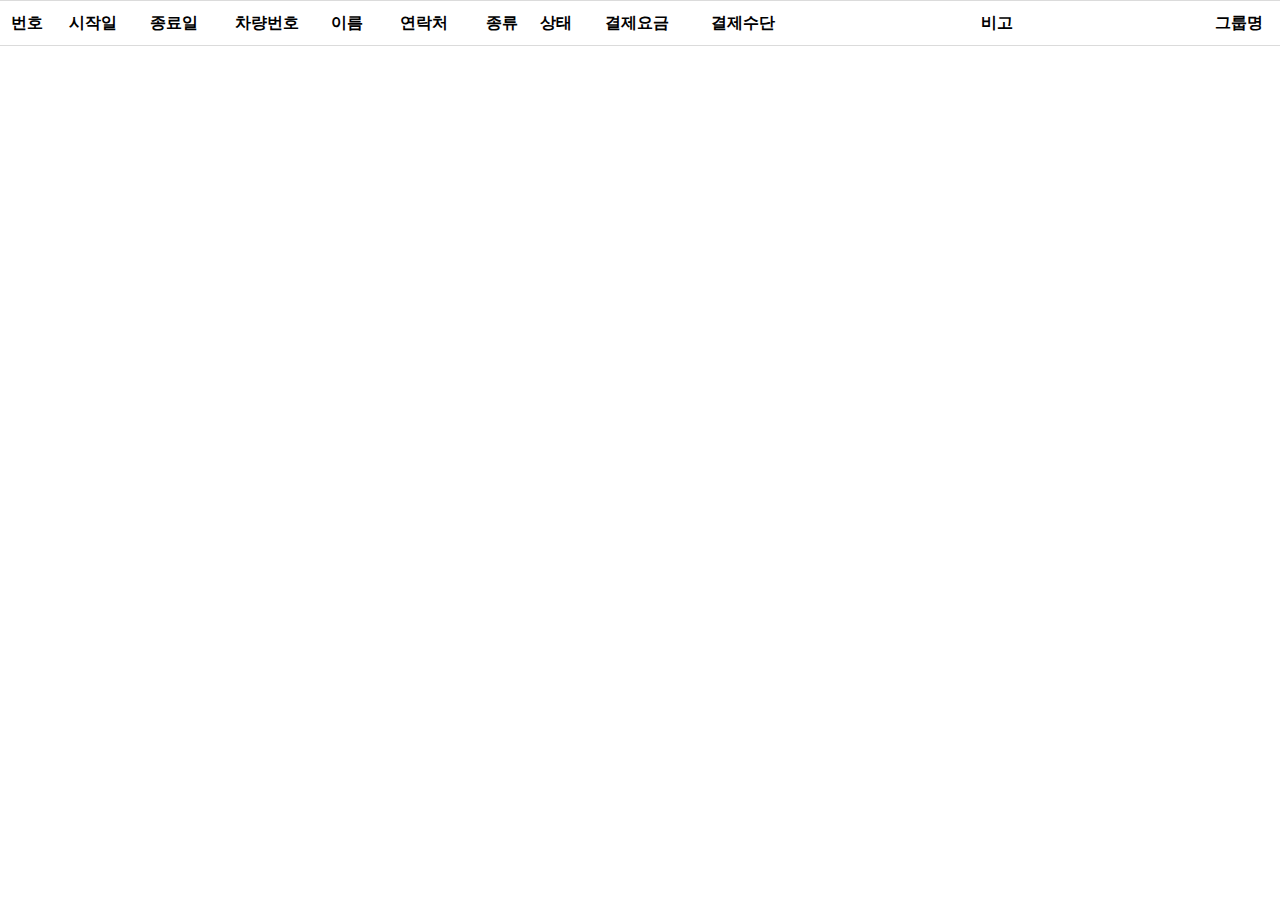
<file: inputvaluetable.html>
<!DOCTYPE html>
<html lang="ko">
  <head>
    <meta charset="UTF-8" />
    <meta http-equiv="X-UA-Compatible" content="IE=edge" />
    <meta name="viewport" content="width=device-width, initial-scale=1.0" />
    <title>ajax 테스트</title>
    <script src="https://ajax.googleapis.com/ajax/libs/jquery/3.5.1/jquery.min.js"></script>
    <style>
      * {
        margin: 0;
        padding: 0;
      }
      table {
        border-style: none;
        border: none;
      }
      table.dataTable {
        width: 100%;
        text-align: center;
        border-top: 1px solid #dbdbdb;
        border-bottom: 1px solid #dbdbdb;
        word-break: keep-all;
      }
      table.dataTable thead th {
        text-align: center;
      }
      table.dataTable thead th,
      td {
        padding: 7px 0;
        line-height: 160%;
      }
      table.dataTable tbody tr {
        cursor: pointer;
      }
      table.dataTable tbody tr:nth-child(odd) {
        background: #cdf3e440;
        border-top: 1px solid #cdf3e4;
        border-bottom: 1px solid #cdf3e4;
      }
      table.dataTable tbody tr:hover {
        background: #5ed1a333;
      }
      table.dataTable thead th.no {
        width: 50px;
      }
      table.dataTable thead th.name {
        width: 50px;
      }
      table.dataTable thead th.tel {
        width: 100px;
      }
      table.dataTable thead th.memo {
        width: 400px;
      }
    </style>
  </head>
  <body>
    <div id="reportTarget" class="box-body">
      <table class="dataTable">
        <thead>
          <tr>
            <th class="no">번호</th>
            <th>시작일</th>
            <th>종료일</th>
            <th>차량번호</th>
            <th class="name">이름</th>
            <th class="tel">연락처</th>
            <th>종류</th>
            <th>상태</th>
            <th>결제요금</th>
            <th>결제수단</th>
            <th class="memo">비고</th>
            <th>그룹명</th>
          </tr>
        </thead>
        <tbody id="custom-table"></tbody>
      </table>
      <p id="custom-select"></p>
    </div>
    <script>
      $.ajax({
        method: "GET",
        url: "http://110.10.17.81:2080/api/admin/select/ticket/list?appStore=WEB_USER&page=1&carNo=&userName=&localMonthlyTicketGroupId=&dong=&ho=&etc=&isFree=a&order=desc&limit=100&_=1667552007199",
      }).done(function (ajaxData) {
        let list = ajaxData["list"];
        // console.log(list);

        let customTr = Array.from({ length: 100 }, (i, v) => optionTemplate(v)).join("");
        //console.log("i:"+i+"v:"+v)
        document.getElementById("custom-table").innerHTML = customTr;

        function optionTemplate(num) {
          console.log(num);
          return `<tr>
                      <td>${list[num].seq}</td>
                      <td>${list[num].fromDate}</td>
                      <td>${list[num].toDate}</td>
                      <td>${list[num].carNo}</td>
                      <td>${list[num].userName}</td>
                      <td>${list[num].tel}</td>
                      <td>${list[num].infoName}</td>
                      <td>${list[num].isUse}</td>
                      <td>${list[num].price}</td>
                      <td>${list[num].paymentMethod}</td>
                      <td>${list[num].etc}</td>
                      <td>${list[num].groupName}</td>
                  </tr>`;
        }
        // let tr = Array.from({ length: 100 }, (v, i) => optionTemplate(i + 1)).join("");
        // document.getElementById("custom-select").innerHTML = count;

        // function optionTemplate(value, title = value) {
        //   return `<option value = ${value} > ${title} </option>`;
        // }
        // 데이터를 아작스데이터라는 변수로 지정, 아작스데이터의 list 항목을
      });
    </script>
  </body>
</html>
</file>
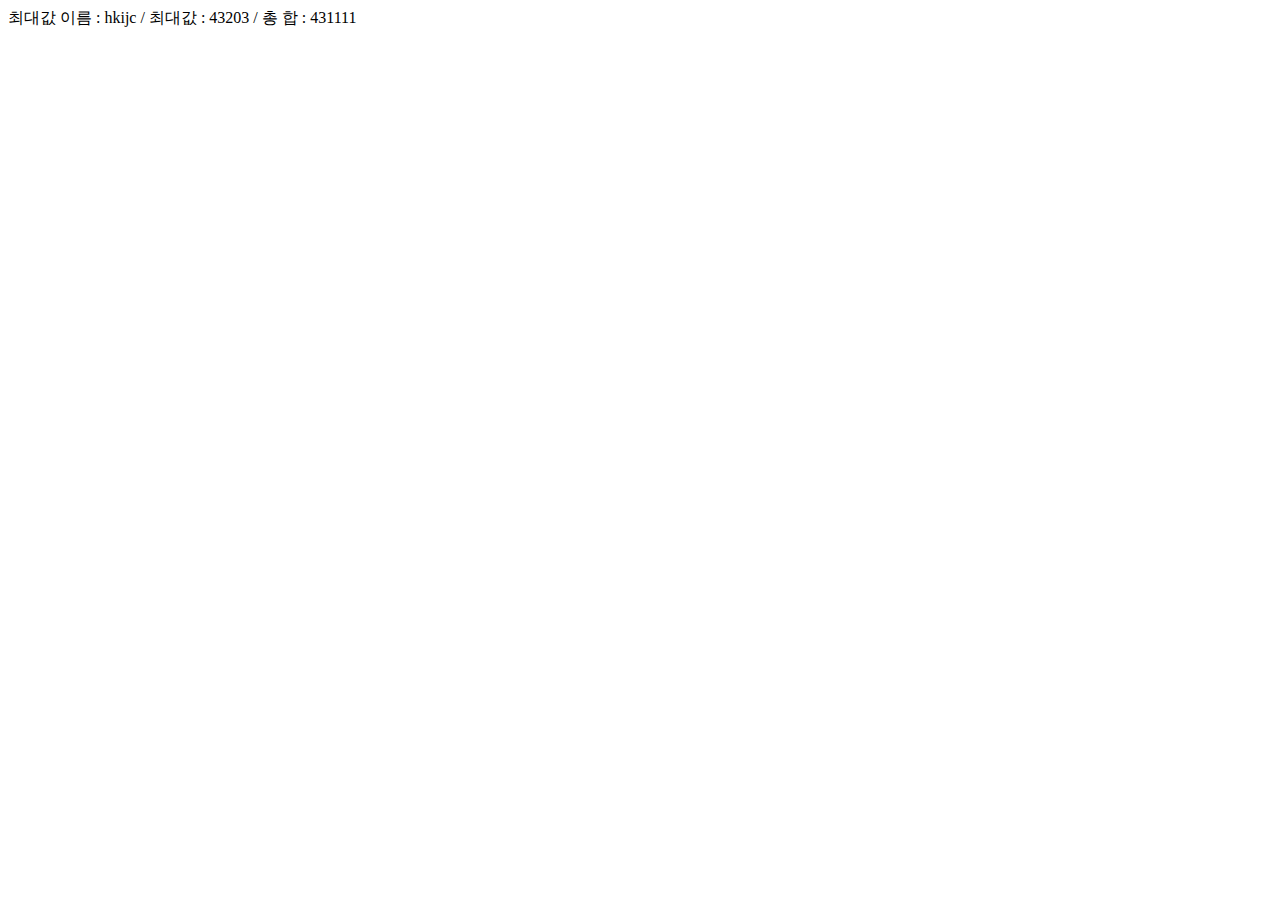
<file: sample.html>
<!DOCTYPE html>
<html lang="ko">
<head>
  <meta charset="UTF-8">
  <meta http-equiv="X-UA-Compatible" content="IE=edge">
  <meta name="viewport" content="width=device-width, initial-scale=1.0">
  <title>ㅎㅇㅎㅇ</title>
</head>
<body>
  <script>
  function getRandomInt(min, max) {
    min = Math.ceil(min);
    max = Math.floor(max);
    return Math.floor(Math.random() * (max - min)) + min;
  }

  let alphabet = ['a', 'b', 'c', 'd', 'e', 'f', 'g', 'h', 'i', 'j', 'k', 'l'];
  let data = Array.from({length: 20}).map(item => {
    return {
      name: Array.from({length: 5}).map(i => alphabet[getRandomInt(0, 11)]).join(''),
      price: Number(Array.from({length: 5}).map(k => getRandomInt(0, 5)).join(''))
    }
  });
  var priceArray = [];
  var maxPrice, maxName, totalPrice, idx;

  for(var i = 0; i < data.length; i++) {
    priceArray.push(data[i].price);
    maxPrice = Math.max.apply(null,priceArray);
    idx = priceArray.indexOf(maxPrice)
    maxName = data[idx].name;
    totalPrice = priceArray.reduce((a,b) => (a+b))
  }
  document.write("최대값 이름 : " + maxName + " / 최대값 : " + maxPrice + " / 총 합 : " + totalPrice)
  
  

// 가장 비싼 가격과 이름, 추출
// 가격 합계

  </script>
</body>
</html>
</file>
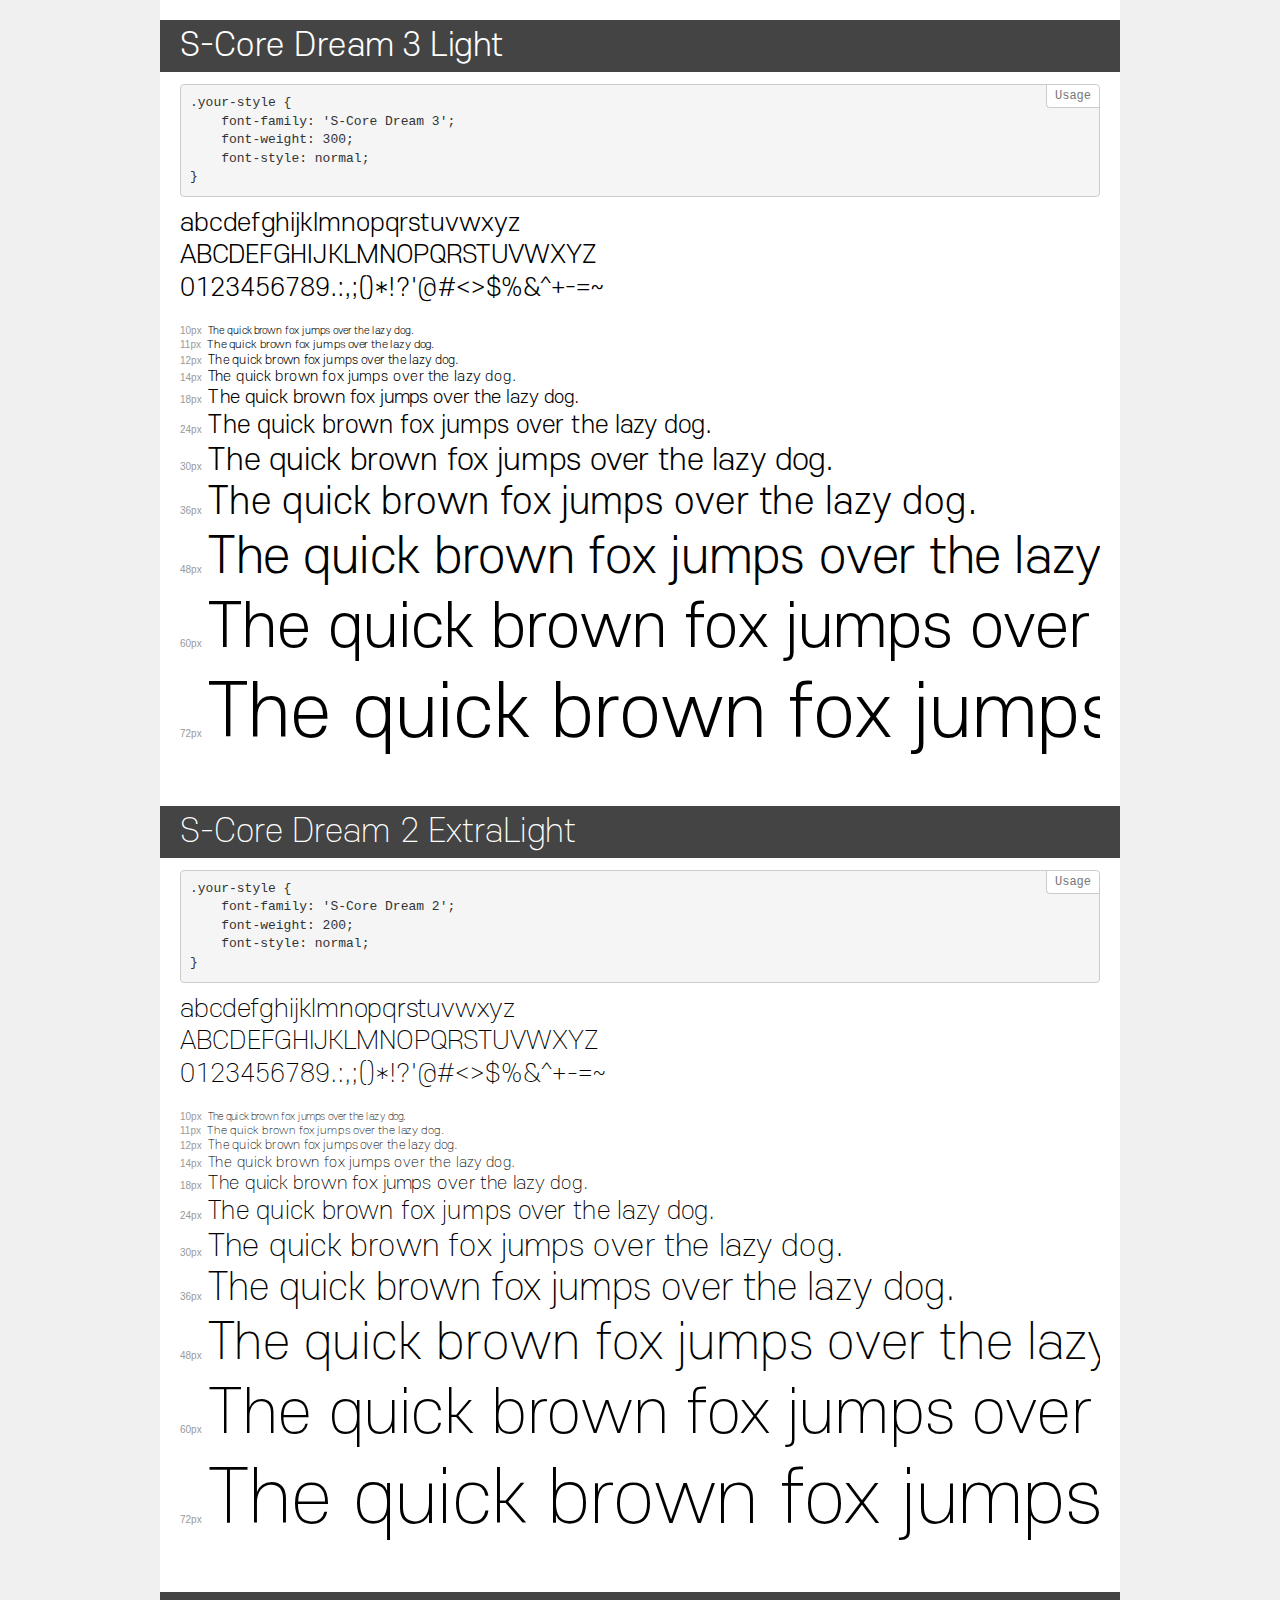
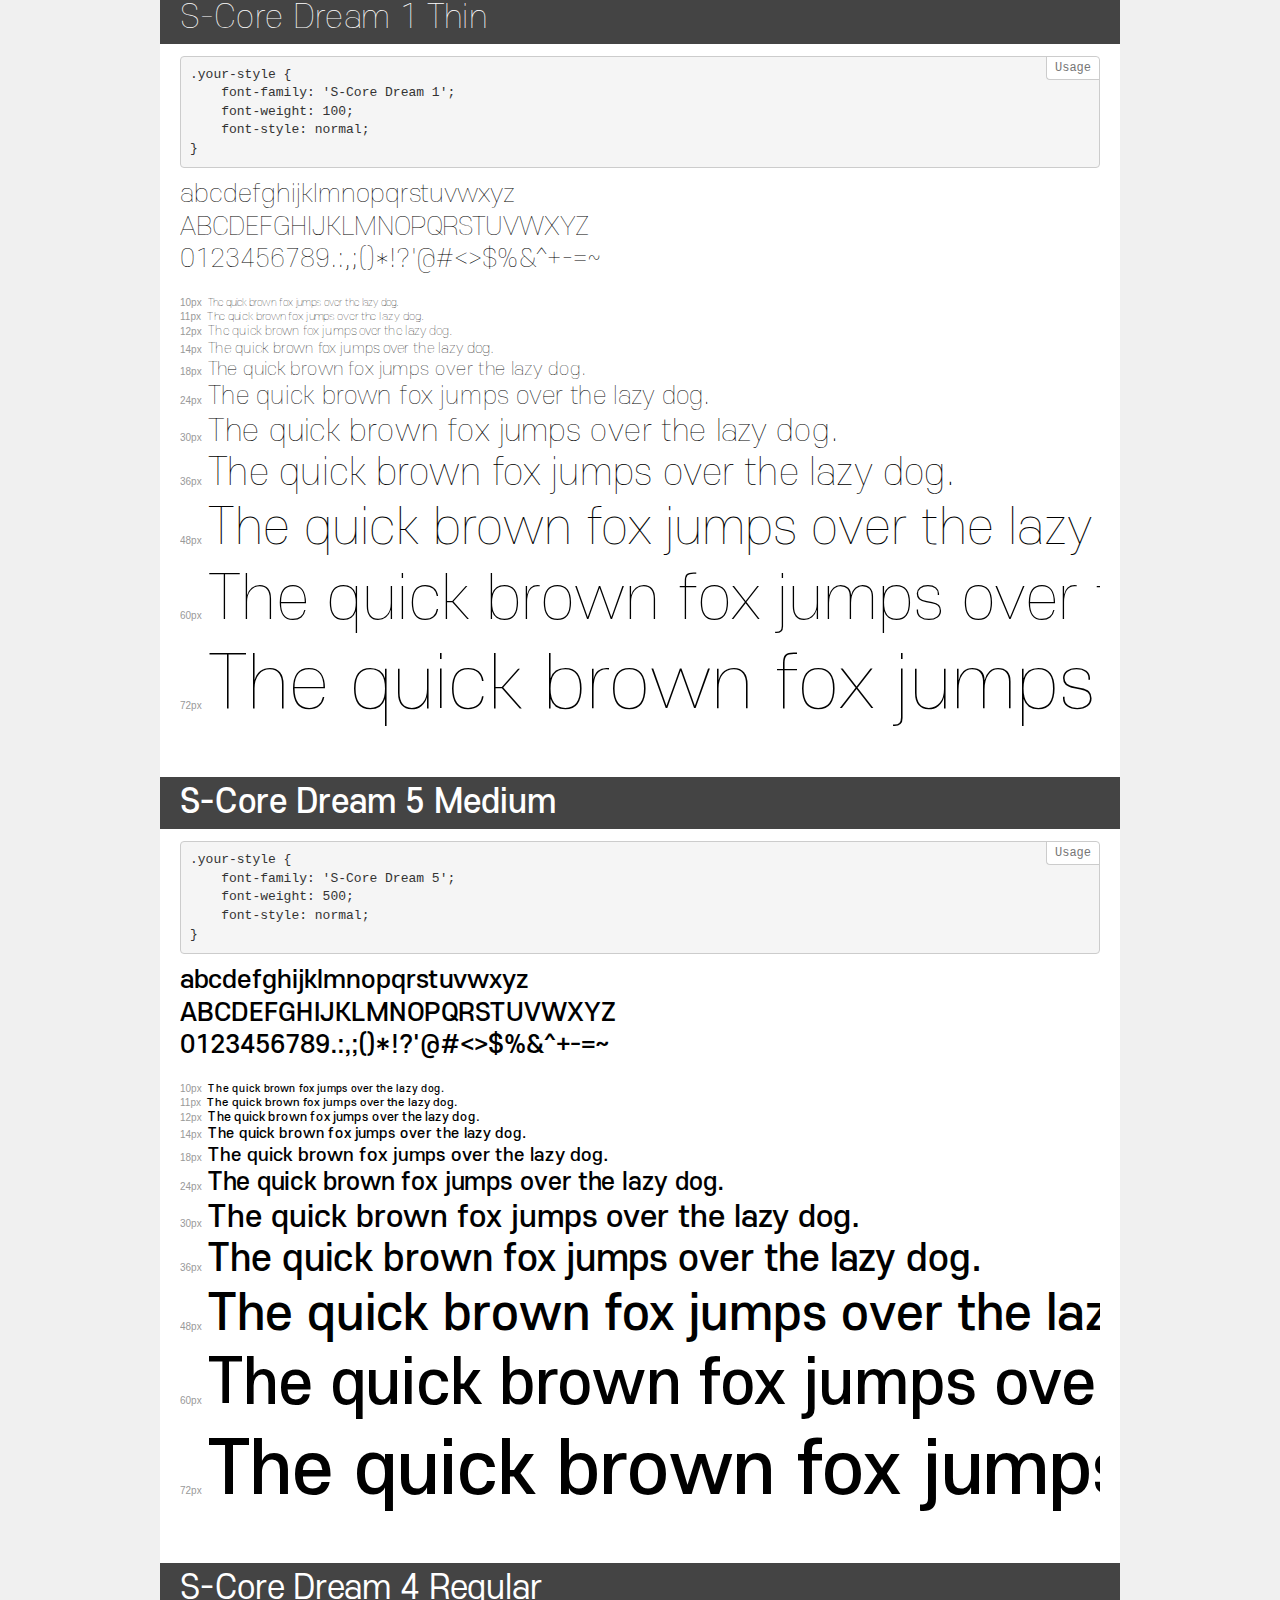
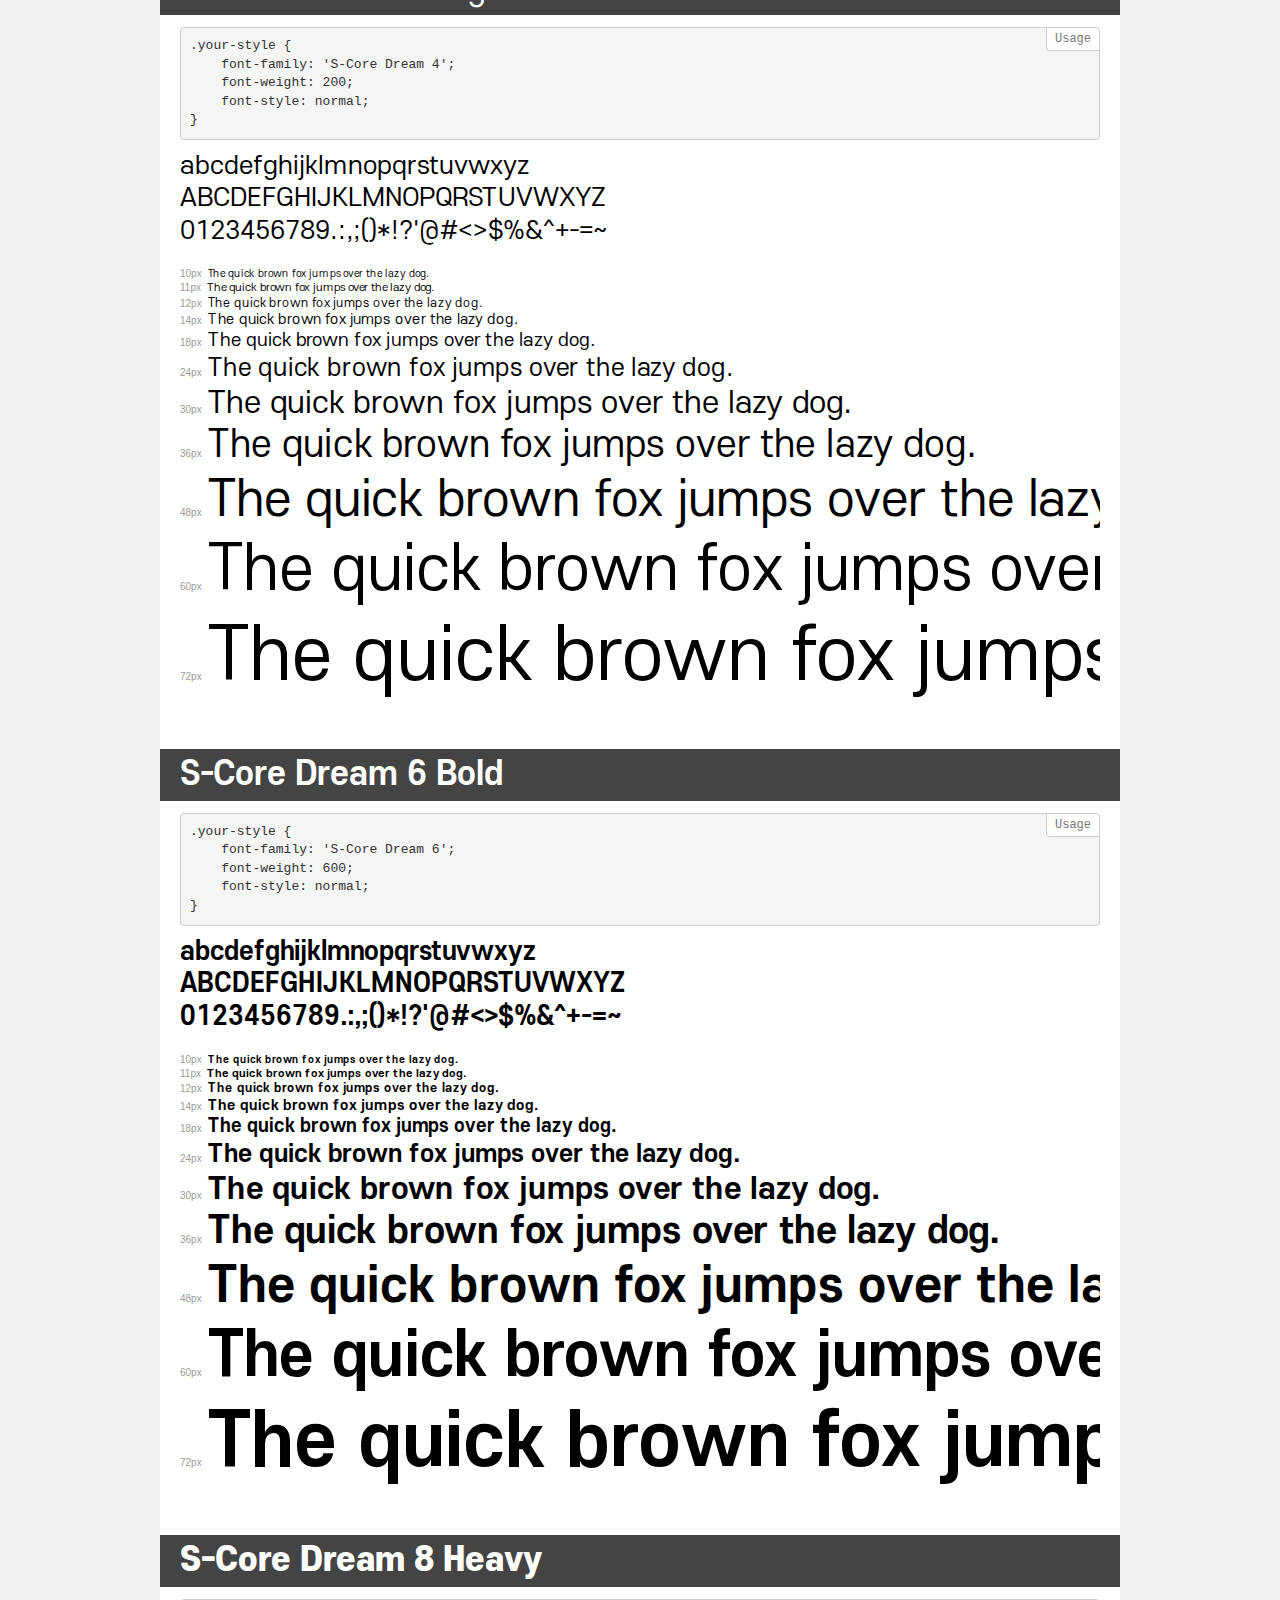
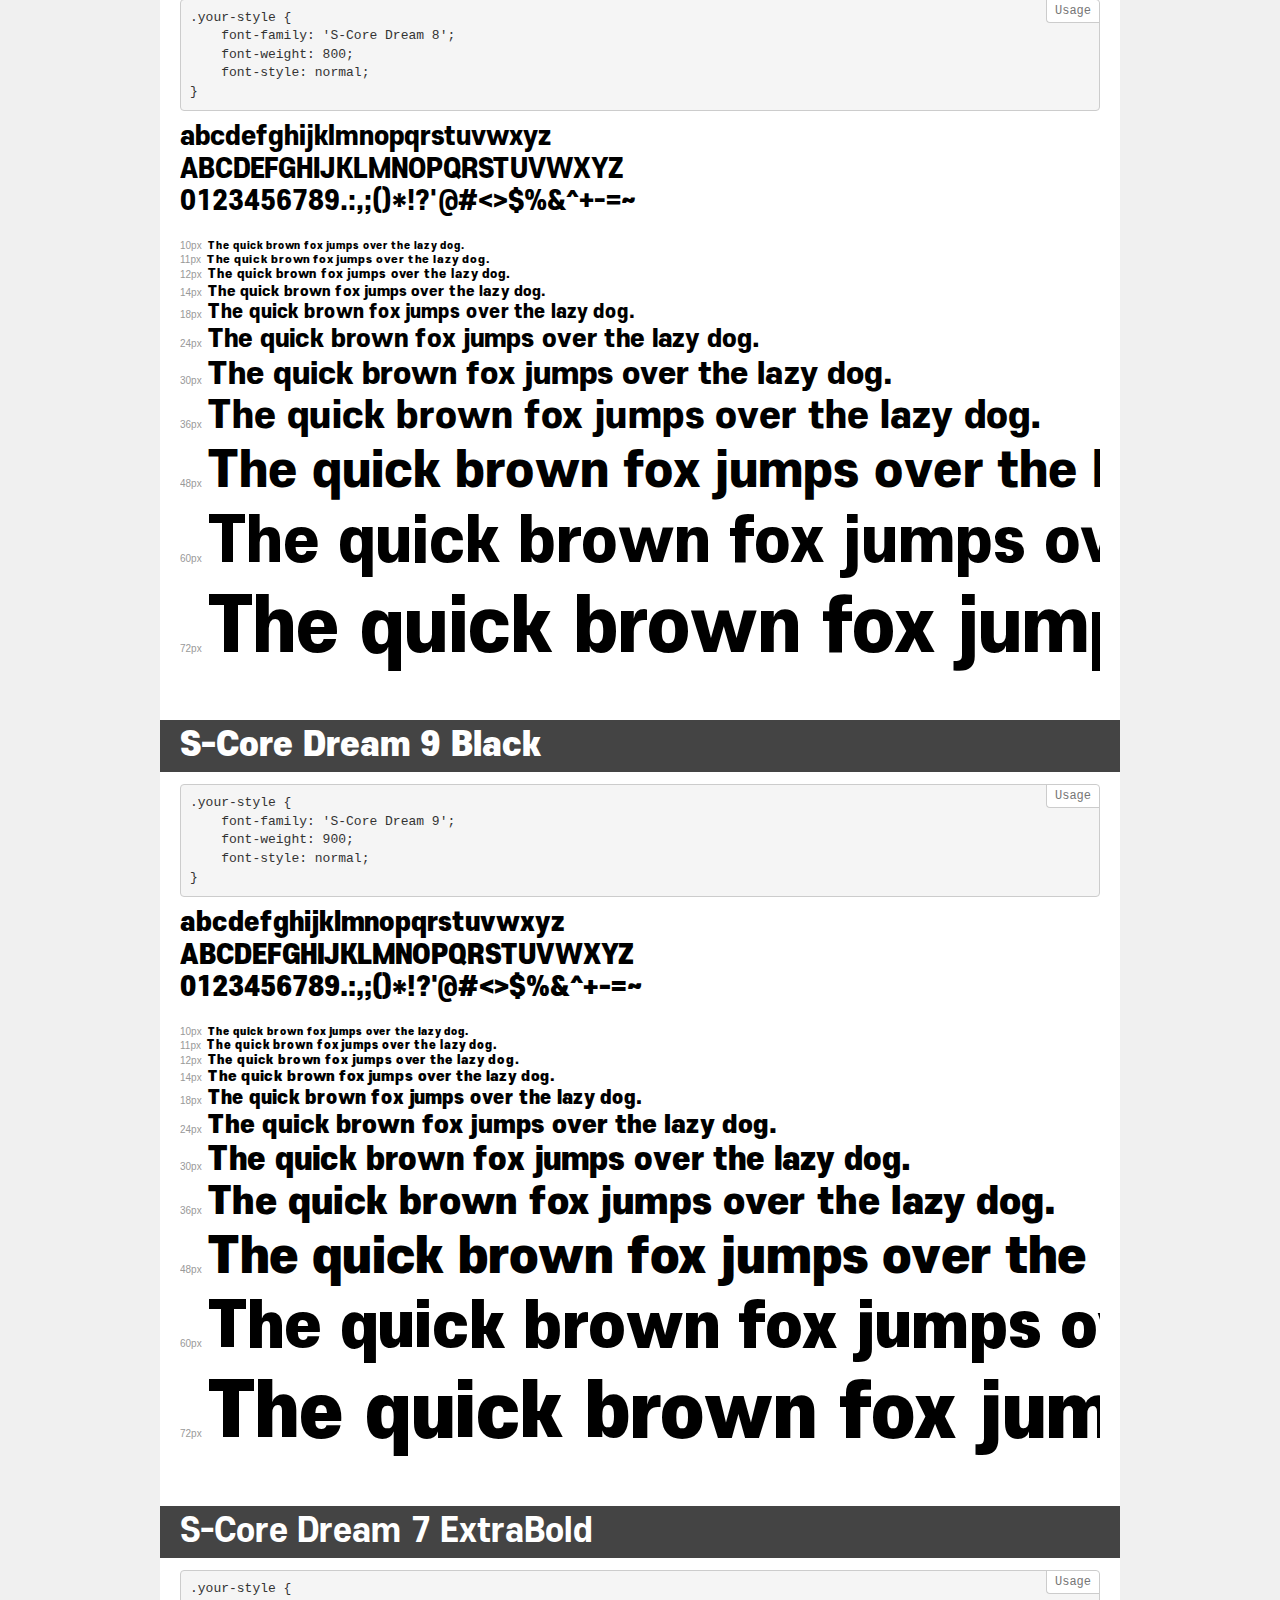
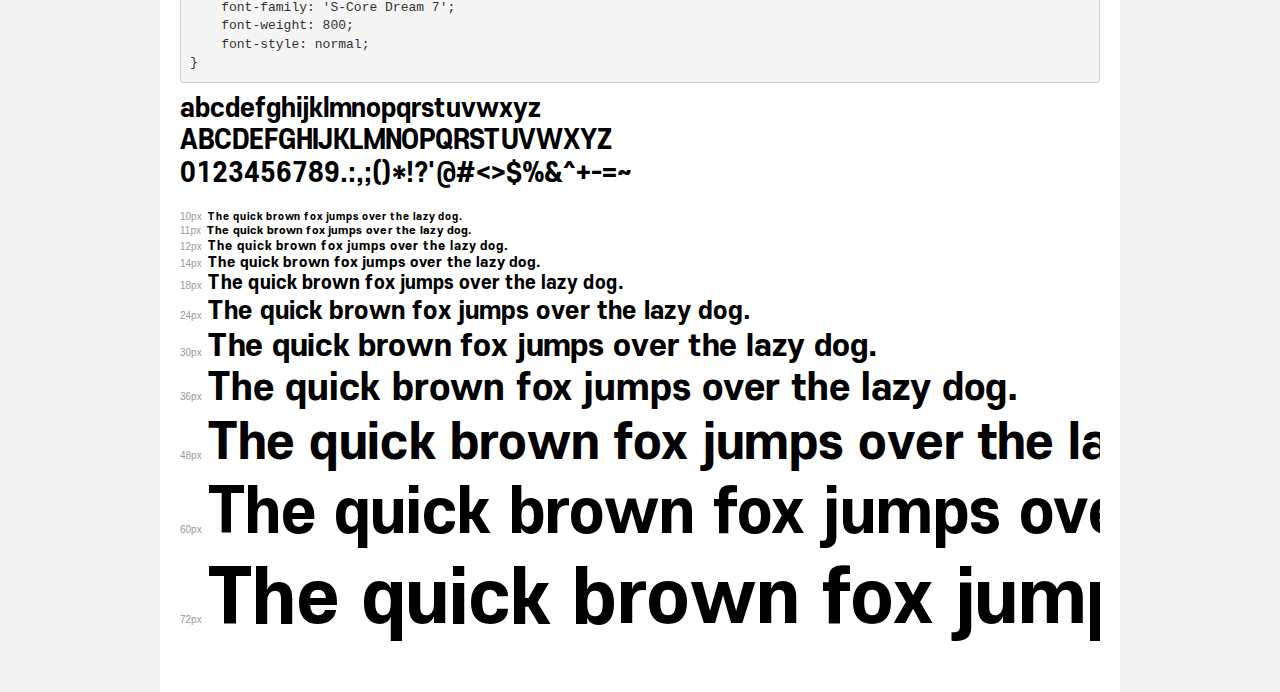
<file: webfont/demo.html>
<!DOCTYPE html>
<html lang="en">
<head>
    <meta charset="utf-8">
    <meta http-equiv="X-UA-Compatible" content="IE=edge">
    <meta name="viewport" content="width=device-width, initial-scale=1">
    <meta name="robots" content="noindex, noarchive">
    <meta name="format-detection" content="telephone=no">
    <title>Transfonter demo</title>
    <link href="stylesheet.css" rel="stylesheet">
    <style>
        /*
        http://meyerweb.com/eric/tools/css/reset/
        v2.0 | 20110126
        License: none (public domain)
        */
        html, body, div, span, applet, object, iframe,
        h1, h2, h3, h4, h5, h6, p, blockquote, pre,
        a, abbr, acronym, address, big, cite, code,
        del, dfn, em, img, ins, kbd, q, s, samp,
        small, strike, strong, sub, sup, tt, var,
        b, u, i, center,
        dl, dt, dd, ol, ul, li,
        fieldset, form, label, legend,
        table, caption, tbody, tfoot, thead, tr, th, td,
        article, aside, canvas, details, embed,
        figure, figcaption, footer, header, hgroup,
        menu, nav, output, ruby, section, summary,
        time, mark, audio, video {
            margin: 0;
            padding: 0;
            border: 0;
            font-size: 100%;
            font: inherit;
            vertical-align: baseline;
        }
        /* HTML5 display-role reset for older browsers */
        article, aside, details, figcaption, figure,
        footer, header, hgroup, menu, nav, section {
            display: block;
        }
        body {
            line-height: 1;
        }
        ol, ul {
            list-style: none;
        }
        blockquote, q {
            quotes: none;
        }
        blockquote:before, blockquote:after,
        q:before, q:after {
            content: '';
            content: none;
        }
        table {
            border-collapse: collapse;
            border-spacing: 0;
        }
        /* demo styles */
        body {
            background: #f0f0f0;
            color: #000;
        }
        .page {
            background: #fff;
            width: 920px;
            margin: 0 auto;
            padding: 20px 20px 0 20px;
            overflow: hidden;
        }
        .font-container {
            overflow-x: auto;
            overflow-y: hidden;
            margin-bottom: 40px;
            line-height: 1.3;
            white-space: nowrap;
            padding-bottom: 5px;
        }
        h1 {
            position: relative;
            background: #444;
            font-size: 32px;
            color: #fff;
            padding: 10px 20px;
            margin: 0 -20px 12px -20px;
        }
        .letters {
            font-size: 25px;
            margin-bottom: 20px;
        }
        .s10:before {
            content: '10px';
        }
        .s11:before {
            content: '11px';
        }
        .s12:before {
            content: '12px';
        }
        .s14:before {
            content: '14px';
        }
        .s18:before {
            content: '18px';
        }
        .s24:before {
            content: '24px';
        }
        .s30:before {
            content: '30px';
        }
        .s36:before {
            content: '36px';
        }
        .s48:before {
            content: '48px';
        }
        .s60:before {
            content: '60px';
        }
        .s72:before {
            content: '72px';
        }
        .s10:before, .s11:before, .s12:before, .s14:before,
        .s18:before, .s24:before, .s30:before, .s36:before,
        .s48:before, .s60:before, .s72:before {
            font-family: Arial, sans-serif;
            font-size: 10px;
            font-weight: normal;
            font-style: normal;
            color: #999;
            padding-right: 6px;
        }
        pre {
            display: block;
            position: relative;
            padding: 9px;
            margin: 0 0 10px;
            font-family: Monaco, Menlo, Consolas, "Courier New", monospace;
            font-size: 13px;
            line-height: 1.428571429;
            color: #333;
            font-weight: normal;
            font-style: normal;
            background-color: #f5f5f5;
            border: 1px solid #ccc;
            overflow-x: auto;
            border-radius: 4px;
        }
        pre:after {
            display: block;
            position: absolute;
            right: 0;
            top: 0;
            content: 'Usage';
            line-height: 1;
            padding: 5px 8px;
            font-size: 12px;
            color: #767676;
            background-color: #fff;
            border: 1px solid #ccc;
            border-right: none;
            border-top: none;
            border-radius: 0 4px 0 4px;
            z-index: 10;
        }
        /* responsive */
        @media (max-width: 959px) {
            .page {
                width: auto;
                margin: 0;
            }
        }
    </style>
</head>
<body>
<div class="page">
    <div class="demo">
        <h1 style="font-family: 'S-Core Dream 3'; font-weight: 300; font-style: normal;">S-Core Dream 3 Light</h1>
        <pre>.your-style {
    font-family: 'S-Core Dream 3';
    font-weight: 300;
    font-style: normal;
}</pre>
        <div class="font-container" style="font-family: 'S-Core Dream 3'; font-weight: 300; font-style: normal;">
            <p class="letters">
                abcdefghijklmnopqrstuvwxyz<br>
ABCDEFGHIJKLMNOPQRSTUVWXYZ<br>
                0123456789.:,;()*!?'@#<>$%&^+-=~
            </p>
            <p class="s10" style="font-size: 10px;">The quick brown fox jumps over the lazy dog.</p>
            <p class="s11" style="font-size: 11px;">The quick brown fox jumps over the lazy dog.</p>
            <p class="s12" style="font-size: 12px;">The quick brown fox jumps over the lazy dog.</p>
            <p class="s14" style="font-size: 14px;">The quick brown fox jumps over the lazy dog.</p>
            <p class="s18" style="font-size: 18px;">The quick brown fox jumps over the lazy dog.</p>
            <p class="s24" style="font-size: 24px;">The quick brown fox jumps over the lazy dog.</p>
            <p class="s30" style="font-size: 30px;">The quick brown fox jumps over the lazy dog.</p>
            <p class="s36" style="font-size: 36px;">The quick brown fox jumps over the lazy dog.</p>
            <p class="s48" style="font-size: 48px;">The quick brown fox jumps over the lazy dog.</p>
            <p class="s60" style="font-size: 60px;">The quick brown fox jumps over the lazy dog.</p>
            <p class="s72" style="font-size: 72px;">The quick brown fox jumps over the lazy dog.</p>
        </div>
    </div>
    <div class="demo">
        <h1 style="font-family: 'S-Core Dream 2'; font-weight: 200; font-style: normal;">S-Core Dream 2 ExtraLight</h1>
        <pre>.your-style {
    font-family: 'S-Core Dream 2';
    font-weight: 200;
    font-style: normal;
}</pre>
        <div class="font-container" style="font-family: 'S-Core Dream 2'; font-weight: 200; font-style: normal;">
            <p class="letters">
                abcdefghijklmnopqrstuvwxyz<br>
ABCDEFGHIJKLMNOPQRSTUVWXYZ<br>
                0123456789.:,;()*!?'@#<>$%&^+-=~
            </p>
            <p class="s10" style="font-size: 10px;">The quick brown fox jumps over the lazy dog.</p>
            <p class="s11" style="font-size: 11px;">The quick brown fox jumps over the lazy dog.</p>
            <p class="s12" style="font-size: 12px;">The quick brown fox jumps over the lazy dog.</p>
            <p class="s14" style="font-size: 14px;">The quick brown fox jumps over the lazy dog.</p>
            <p class="s18" style="font-size: 18px;">The quick brown fox jumps over the lazy dog.</p>
            <p class="s24" style="font-size: 24px;">The quick brown fox jumps over the lazy dog.</p>
            <p class="s30" style="font-size: 30px;">The quick brown fox jumps over the lazy dog.</p>
            <p class="s36" style="font-size: 36px;">The quick brown fox jumps over the lazy dog.</p>
            <p class="s48" style="font-size: 48px;">The quick brown fox jumps over the lazy dog.</p>
            <p class="s60" style="font-size: 60px;">The quick brown fox jumps over the lazy dog.</p>
            <p class="s72" style="font-size: 72px;">The quick brown fox jumps over the lazy dog.</p>
        </div>
    </div>
    <div class="demo">
        <h1 style="font-family: 'S-Core Dream 1'; font-weight: 100; font-style: normal;">S-Core Dream 1 Thin</h1>
        <pre>.your-style {
    font-family: 'S-Core Dream 1';
    font-weight: 100;
    font-style: normal;
}</pre>
        <div class="font-container" style="font-family: 'S-Core Dream 1'; font-weight: 100; font-style: normal;">
            <p class="letters">
                abcdefghijklmnopqrstuvwxyz<br>
ABCDEFGHIJKLMNOPQRSTUVWXYZ<br>
                0123456789.:,;()*!?'@#<>$%&^+-=~
            </p>
            <p class="s10" style="font-size: 10px;">The quick brown fox jumps over the lazy dog.</p>
            <p class="s11" style="font-size: 11px;">The quick brown fox jumps over the lazy dog.</p>
            <p class="s12" style="font-size: 12px;">The quick brown fox jumps over the lazy dog.</p>
            <p class="s14" style="font-size: 14px;">The quick brown fox jumps over the lazy dog.</p>
            <p class="s18" style="font-size: 18px;">The quick brown fox jumps over the lazy dog.</p>
            <p class="s24" style="font-size: 24px;">The quick brown fox jumps over the lazy dog.</p>
            <p class="s30" style="font-size: 30px;">The quick brown fox jumps over the lazy dog.</p>
            <p class="s36" style="font-size: 36px;">The quick brown fox jumps over the lazy dog.</p>
            <p class="s48" style="font-size: 48px;">The quick brown fox jumps over the lazy dog.</p>
            <p class="s60" style="font-size: 60px;">The quick brown fox jumps over the lazy dog.</p>
            <p class="s72" style="font-size: 72px;">The quick brown fox jumps over the lazy dog.</p>
        </div>
    </div>
    <div class="demo">
        <h1 style="font-family: 'S-Core Dream 5'; font-weight: 500; font-style: normal;">S-Core Dream 5 Medium</h1>
        <pre>.your-style {
    font-family: 'S-Core Dream 5';
    font-weight: 500;
    font-style: normal;
}</pre>
        <div class="font-container" style="font-family: 'S-Core Dream 5'; font-weight: 500; font-style: normal;">
            <p class="letters">
                abcdefghijklmnopqrstuvwxyz<br>
ABCDEFGHIJKLMNOPQRSTUVWXYZ<br>
                0123456789.:,;()*!?'@#<>$%&^+-=~
            </p>
            <p class="s10" style="font-size: 10px;">The quick brown fox jumps over the lazy dog.</p>
            <p class="s11" style="font-size: 11px;">The quick brown fox jumps over the lazy dog.</p>
            <p class="s12" style="font-size: 12px;">The quick brown fox jumps over the lazy dog.</p>
            <p class="s14" style="font-size: 14px;">The quick brown fox jumps over the lazy dog.</p>
            <p class="s18" style="font-size: 18px;">The quick brown fox jumps over the lazy dog.</p>
            <p class="s24" style="font-size: 24px;">The quick brown fox jumps over the lazy dog.</p>
            <p class="s30" style="font-size: 30px;">The quick brown fox jumps over the lazy dog.</p>
            <p class="s36" style="font-size: 36px;">The quick brown fox jumps over the lazy dog.</p>
            <p class="s48" style="font-size: 48px;">The quick brown fox jumps over the lazy dog.</p>
            <p class="s60" style="font-size: 60px;">The quick brown fox jumps over the lazy dog.</p>
            <p class="s72" style="font-size: 72px;">The quick brown fox jumps over the lazy dog.</p>
        </div>
    </div>
    <div class="demo">
        <h1 style="font-family: 'S-Core Dream 4'; font-weight: 200; font-style: normal;">S-Core Dream 4 Regular</h1>
        <pre>.your-style {
    font-family: 'S-Core Dream 4';
    font-weight: 200;
    font-style: normal;
}</pre>
        <div class="font-container" style="font-family: 'S-Core Dream 4'; font-weight: 200; font-style: normal;">
            <p class="letters">
                abcdefghijklmnopqrstuvwxyz<br>
ABCDEFGHIJKLMNOPQRSTUVWXYZ<br>
                0123456789.:,;()*!?'@#<>$%&^+-=~
            </p>
            <p class="s10" style="font-size: 10px;">The quick brown fox jumps over the lazy dog.</p>
            <p class="s11" style="font-size: 11px;">The quick brown fox jumps over the lazy dog.</p>
            <p class="s12" style="font-size: 12px;">The quick brown fox jumps over the lazy dog.</p>
            <p class="s14" style="font-size: 14px;">The quick brown fox jumps over the lazy dog.</p>
            <p class="s18" style="font-size: 18px;">The quick brown fox jumps over the lazy dog.</p>
            <p class="s24" style="font-size: 24px;">The quick brown fox jumps over the lazy dog.</p>
            <p class="s30" style="font-size: 30px;">The quick brown fox jumps over the lazy dog.</p>
            <p class="s36" style="font-size: 36px;">The quick brown fox jumps over the lazy dog.</p>
            <p class="s48" style="font-size: 48px;">The quick brown fox jumps over the lazy dog.</p>
            <p class="s60" style="font-size: 60px;">The quick brown fox jumps over the lazy dog.</p>
            <p class="s72" style="font-size: 72px;">The quick brown fox jumps over the lazy dog.</p>
        </div>
    </div>
    <div class="demo">
        <h1 style="font-family: 'S-Core Dream 6'; font-weight: 600; font-style: normal;">S-Core Dream 6 Bold</h1>
        <pre>.your-style {
    font-family: 'S-Core Dream 6';
    font-weight: 600;
    font-style: normal;
}</pre>
        <div class="font-container" style="font-family: 'S-Core Dream 6'; font-weight: 600; font-style: normal;">
            <p class="letters">
                abcdefghijklmnopqrstuvwxyz<br>
ABCDEFGHIJKLMNOPQRSTUVWXYZ<br>
                0123456789.:,;()*!?'@#<>$%&^+-=~
            </p>
            <p class="s10" style="font-size: 10px;">The quick brown fox jumps over the lazy dog.</p>
            <p class="s11" style="font-size: 11px;">The quick brown fox jumps over the lazy dog.</p>
            <p class="s12" style="font-size: 12px;">The quick brown fox jumps over the lazy dog.</p>
            <p class="s14" style="font-size: 14px;">The quick brown fox jumps over the lazy dog.</p>
            <p class="s18" style="font-size: 18px;">The quick brown fox jumps over the lazy dog.</p>
            <p class="s24" style="font-size: 24px;">The quick brown fox jumps over the lazy dog.</p>
            <p class="s30" style="font-size: 30px;">The quick brown fox jumps over the lazy dog.</p>
            <p class="s36" style="font-size: 36px;">The quick brown fox jumps over the lazy dog.</p>
            <p class="s48" style="font-size: 48px;">The quick brown fox jumps over the lazy dog.</p>
            <p class="s60" style="font-size: 60px;">The quick brown fox jumps over the lazy dog.</p>
            <p class="s72" style="font-size: 72px;">The quick brown fox jumps over the lazy dog.</p>
        </div>
    </div>
    <div class="demo">
        <h1 style="font-family: 'S-Core Dream 8'; font-weight: 800; font-style: normal;">S-Core Dream 8 Heavy</h1>
        <pre>.your-style {
    font-family: 'S-Core Dream 8';
    font-weight: 800;
    font-style: normal;
}</pre>
        <div class="font-container" style="font-family: 'S-Core Dream 8'; font-weight: 800; font-style: normal;">
            <p class="letters">
                abcdefghijklmnopqrstuvwxyz<br>
ABCDEFGHIJKLMNOPQRSTUVWXYZ<br>
                0123456789.:,;()*!?'@#<>$%&^+-=~
            </p>
            <p class="s10" style="font-size: 10px;">The quick brown fox jumps over the lazy dog.</p>
            <p class="s11" style="font-size: 11px;">The quick brown fox jumps over the lazy dog.</p>
            <p class="s12" style="font-size: 12px;">The quick brown fox jumps over the lazy dog.</p>
            <p class="s14" style="font-size: 14px;">The quick brown fox jumps over the lazy dog.</p>
            <p class="s18" style="font-size: 18px;">The quick brown fox jumps over the lazy dog.</p>
            <p class="s24" style="font-size: 24px;">The quick brown fox jumps over the lazy dog.</p>
            <p class="s30" style="font-size: 30px;">The quick brown fox jumps over the lazy dog.</p>
            <p class="s36" style="font-size: 36px;">The quick brown fox jumps over the lazy dog.</p>
            <p class="s48" style="font-size: 48px;">The quick brown fox jumps over the lazy dog.</p>
            <p class="s60" style="font-size: 60px;">The quick brown fox jumps over the lazy dog.</p>
            <p class="s72" style="font-size: 72px;">The quick brown fox jumps over the lazy dog.</p>
        </div>
    </div>
    <div class="demo">
        <h1 style="font-family: 'S-Core Dream 9'; font-weight: 900; font-style: normal;">S-Core Dream 9 Black</h1>
        <pre>.your-style {
    font-family: 'S-Core Dream 9';
    font-weight: 900;
    font-style: normal;
}</pre>
        <div class="font-container" style="font-family: 'S-Core Dream 9'; font-weight: 900; font-style: normal;">
            <p class="letters">
                abcdefghijklmnopqrstuvwxyz<br>
ABCDEFGHIJKLMNOPQRSTUVWXYZ<br>
                0123456789.:,;()*!?'@#<>$%&^+-=~
            </p>
            <p class="s10" style="font-size: 10px;">The quick brown fox jumps over the lazy dog.</p>
            <p class="s11" style="font-size: 11px;">The quick brown fox jumps over the lazy dog.</p>
            <p class="s12" style="font-size: 12px;">The quick brown fox jumps over the lazy dog.</p>
            <p class="s14" style="font-size: 14px;">The quick brown fox jumps over the lazy dog.</p>
            <p class="s18" style="font-size: 18px;">The quick brown fox jumps over the lazy dog.</p>
            <p class="s24" style="font-size: 24px;">The quick brown fox jumps over the lazy dog.</p>
            <p class="s30" style="font-size: 30px;">The quick brown fox jumps over the lazy dog.</p>
            <p class="s36" style="font-size: 36px;">The quick brown fox jumps over the lazy dog.</p>
            <p class="s48" style="font-size: 48px;">The quick brown fox jumps over the lazy dog.</p>
            <p class="s60" style="font-size: 60px;">The quick brown fox jumps over the lazy dog.</p>
            <p class="s72" style="font-size: 72px;">The quick brown fox jumps over the lazy dog.</p>
        </div>
    </div>
    <div class="demo">
        <h1 style="font-family: 'S-Core Dream 7'; font-weight: 800; font-style: normal;">S-Core Dream 7 ExtraBold</h1>
        <pre>.your-style {
    font-family: 'S-Core Dream 7';
    font-weight: 800;
    font-style: normal;
}</pre>
        <div class="font-container" style="font-family: 'S-Core Dream 7'; font-weight: 800; font-style: normal;">
            <p class="letters">
                abcdefghijklmnopqrstuvwxyz<br>
ABCDEFGHIJKLMNOPQRSTUVWXYZ<br>
                0123456789.:,;()*!?'@#<>$%&^+-=~
            </p>
            <p class="s10" style="font-size: 10px;">The quick brown fox jumps over the lazy dog.</p>
            <p class="s11" style="font-size: 11px;">The quick brown fox jumps over the lazy dog.</p>
            <p class="s12" style="font-size: 12px;">The quick brown fox jumps over the lazy dog.</p>
            <p class="s14" style="font-size: 14px;">The quick brown fox jumps over the lazy dog.</p>
            <p class="s18" style="font-size: 18px;">The quick brown fox jumps over the lazy dog.</p>
            <p class="s24" style="font-size: 24px;">The quick brown fox jumps over the lazy dog.</p>
            <p class="s30" style="font-size: 30px;">The quick brown fox jumps over the lazy dog.</p>
            <p class="s36" style="font-size: 36px;">The quick brown fox jumps over the lazy dog.</p>
            <p class="s48" style="font-size: 48px;">The quick brown fox jumps over the lazy dog.</p>
            <p class="s60" style="font-size: 60px;">The quick brown fox jumps over the lazy dog.</p>
            <p class="s72" style="font-size: 72px;">The quick brown fox jumps over the lazy dog.</p>
        </div>
    </div>
</div>
</body>
</html>
</file>
<file: webfont/stylesheet.css>
@font-face {
    font-family: 'S-Core Dream 3';
    src: url('S-CoreDream-3Light.woff2') format('woff2'),
        url('S-CoreDream-3Light.woff') format('woff');
    font-weight: 300;
    font-style: normal;
    font-display: swap;
}

@font-face {
    font-family: 'S-Core Dream 2';
    src: url('S-CoreDream-2ExtraLight.woff2') format('woff2'),
        url('S-CoreDream-2ExtraLight.woff') format('woff');
    font-weight: 200;
    font-style: normal;
    font-display: swap;
}

@font-face {
    font-family: 'S-Core Dream 1';
    src: url('S-CoreDream-1Thin.woff2') format('woff2'),
        url('S-CoreDream-1Thin.woff') format('woff');
    font-weight: 100;
    font-style: normal;
    font-display: swap;
}

@font-face {
    font-family: 'S-Core Dream 5';
    src: url('S-CoreDream-5Medium.woff2') format('woff2'),
        url('S-CoreDream-5Medium.woff') format('woff');
    font-weight: 500;
    font-style: normal;
    font-display: swap;
}

@font-face {
    font-family: 'S-Core Dream 4';
    src: url('S-CoreDream-4Regular.woff2') format('woff2'),
        url('S-CoreDream-4Regular.woff') format('woff');
    font-weight: 200;
    font-style: normal;
    font-display: swap;
}

@font-face {
    font-family: 'S-Core Dream 6';
    src: url('S-CoreDream-6Bold.woff2') format('woff2'),
        url('S-CoreDream-6Bold.woff') format('woff');
    font-weight: 600;
    font-style: normal;
    font-display: swap;
}

@font-face {
    font-family: 'S-Core Dream 8';
    src: url('S-CoreDream-8Heavy.woff2') format('woff2'),
        url('S-CoreDream-8Heavy.woff') format('woff');
    font-weight: 800;
    font-style: normal;
    font-display: swap;
}

@font-face {
    font-family: 'S-Core Dream 9';
    src: url('S-CoreDream-9Black.woff2') format('woff2'),
        url('S-CoreDream-9Black.woff') format('woff');
    font-weight: 900;
    font-style: normal;
    font-display: swap;
}

@font-face {
    font-family: 'S-Core Dream 7';
    src: url('S-CoreDream-7ExtraBold.woff2') format('woff2'),
        url('S-CoreDream-7ExtraBold.woff') format('woff');
    font-weight: 800;
    font-style: normal;
    font-display: swap;
}
</file>
